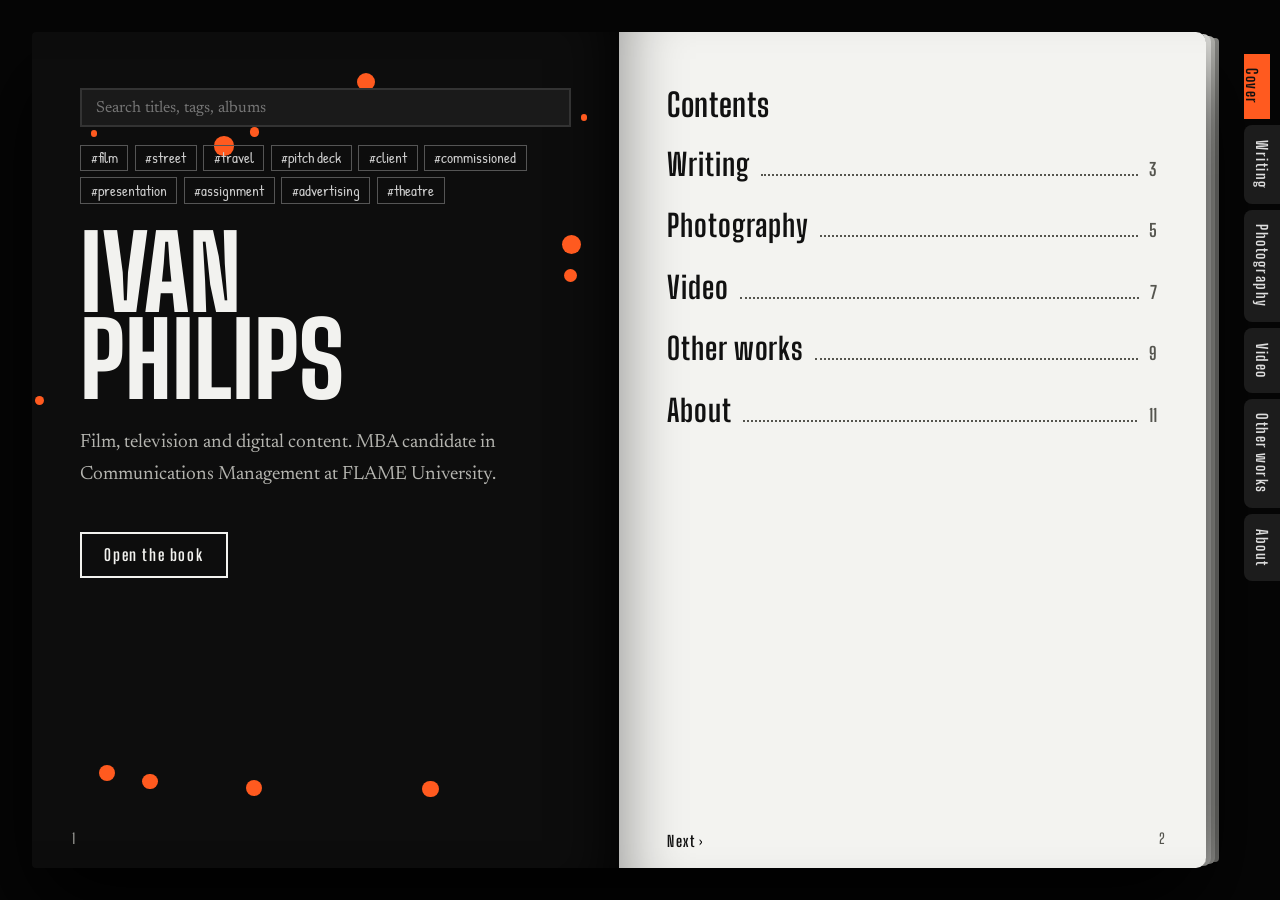
<file: Ivan Philips PortWeb V1.html>
<!DOCTYPE html><html lang="en"><head><meta charset="utf-8">
<meta name="viewport" content="width=device-width, initial-scale=1, viewport-fit=cover"><meta name="theme-color" content="#060606">
<title>Ivan Philips</title>
<link rel="stylesheet" href="https://fonts.googleapis.com/css2?family=Big+Shoulders+Display:wght@600;700;800&family=Newsreader:ital,wght@0,400;0,500;1,400&family=Patrick+Hand&display=swap">
<style>
:root{--o:#FF5A1F;--serif:"Newsreader",Georgia,serif;--disp:"Big Shoulders Display","Arial Narrow",sans-serif;--bg:#060606;color-scheme:dark}
*{box-sizing:border-box}html,body{height:100%}
body{margin:0;background:var(--bg);color:#eee;font:19px/1.65 var(--f-body);padding:calc(2.5vw + env(safe-area-inset-top,0px)) 4.6rem 2.5vw 2.5vw}
a{color:inherit}:focus-visible{outline:2px solid var(--o);outline-offset:3px}[hidden]{display:none!important}
.book{max-width:1200px;margin:0 auto;display:grid;grid-template-columns:1fr 1fr;min-height:calc(100vh - 5vw);perspective:2400px;border-radius:4px 10px 10px 4px;box-shadow:0 40px 90px #000,7px 0 0 -2px #e8e8e4,13px 0 0 -4px #bdbdb8,19px 0 0 -6px #8d8d89}
.pg{position:relative;padding:3.5rem 3rem 5rem;overflow:hidden}
.l{--paper:#0d0d0d;--ink:#F2F2EF;--mut:#9a9a96;--line:#333;background:var(--paper);color:var(--ink);border-radius:4px 0 0 4px;box-shadow:inset -50px 0 60px -45px #000}
.r{--paper:#F3F3F0;--ink:#111;--mut:#55554f;--line:#cdcdc8;background:var(--paper);color:var(--ink);border-radius:0 10px 10px 0;transform-origin:left center;box-shadow:inset 50px 0 60px -45px rgba(0,0,0,.4);transition:background .6s,color .6s}
.r[data-theme=dark]{--paper:#0d0d0d;--ink:#F2F2EF;--mut:#a0a09b;--line:#333}
.r.out{animation:out .38s ease-in forwards}.r.in{animation:in .5s ease-out}
@keyframes out{to{transform:rotateY(-100deg);filter:brightness(.6)}}@keyframes in{from{transform:rotateY(-100deg);filter:brightness(.6)}}
h1{font:800 clamp(3.4rem,8vw,7.5rem)/.85 var(--f-title);text-transform:uppercase;margin:0 0 1.5rem;position:relative}
h2{font:700 2rem/1.1 var(--f-head);letter-spacing:.02em;margin:0 0 .6rem}h3{font:600 1.3rem var(--disp);letter-spacing:.03em;margin:0}
.lede{font-size:1.2rem;max-width:27em;color:var(--mut);position:relative}.l .lede{color:#b5b5b0}
.folio{position:absolute;bottom:1.3rem;font:600 .9rem var(--disp);letter-spacing:.12em;color:var(--mut)}.l .folio{left:2.5rem}.r .folio{right:2.5rem}
.dots{position:absolute;inset:0;pointer-events:none}.dot{position:absolute;border-radius:50%;background:var(--o);transition:transform .35s ease-out}
.btn{display:inline-block;margin-top:1.4rem;padding:.7rem 1.4rem;border:2px solid var(--ink);font:700 1rem var(--disp);letter-spacing:.1em;text-decoration:none;position:relative;transition:background .25s,color .25s,border-color .25s}
.btn:hover{background:var(--o);border-color:var(--o);color:#111}
.tabs{position:fixed;right:0;top:6vh;display:flex;flex-direction:column;gap:6px;max-height:88vh;overflow:auto;z-index:5}
.tabs a{writing-mode:vertical-rl;padding:.9rem .55rem;background:#1c1c1c;color:#ddd;border-radius:8px 0 0 8px;font:700 .95rem var(--disp);letter-spacing:.1em;text-decoration:none;transition:transform .25s,background .25s}
.tabs a:hover{transform:translateX(-6px)}.tabs a[aria-current]{background:var(--o);color:#111;transform:translateX(-10px)}
.switch{display:inline-flex;border:2px solid var(--ink);margin-bottom:1.5rem}
.switch button{border:0;background:none;color:var(--ink);padding:.55rem 1.4rem;font:700 1.1rem var(--disp);letter-spacing:.1em;cursor:pointer}.switch button[aria-selected=true]{background:var(--o);color:#111}
.grid{display:grid;grid-template-columns:repeat(auto-fill,minmax(160px,1fr));gap:.9rem}.grid.v{grid-template-columns:1fr}
.tile{display:flex;align-items:flex-end;width:100%;aspect-ratio:4/3;border:0;padding:.8rem;cursor:zoom-in;text-align:left;color:var(--ink);font:600 1rem var(--disp);letter-spacing:.05em;background:repeating-linear-gradient(135deg,transparent 0 10px,var(--line) 10px 11px),color-mix(in srgb,var(--ink) 7%,transparent);outline:2px solid transparent;position:relative;transition:transform .3s,outline-color .3s}
.tile:hover,.tile:focus-visible{transform:rotate(-1.2deg) scale(1.03);outline-color:var(--o)}.tile.t{aspect-ratio:3/4}.tile.v{aspect-ratio:16/9}
.tile.v::before{content:"";position:absolute;right:.8rem;top:.8rem;width:2.6rem;height:2.6rem;border-radius:50%;background:var(--o)}
.tile.v::after{content:"";position:absolute;right:1.65rem;top:1.55rem;border:.5rem solid transparent;border-left:.8rem solid #111;border-right:0}
.item{display:block;padding:1rem 0;border-bottom:1px solid var(--line);text-decoration:none;position:relative;transition:padding .3s}
.item::before{content:"";position:absolute;left:0;top:1.4rem;width:0;height:.7rem;background:var(--o);transition:width .3s}.item:hover{padding-left:1.6rem}.item:hover::before{width:1rem}
.item p,details p,.r li{margin:.2rem 0;color:var(--mut);font-size:1rem}
details{border-top:1px solid var(--line);padding:1rem 0}details:last-of-type{border-bottom:1px solid var(--line)}
summary{display:flex;justify-content:space-between;align-items:center;cursor:pointer;list-style:none;font:700 1.8rem var(--disp);letter-spacing:.02em}
summary::-webkit-details-marker{display:none}summary::after{content:"+";font-size:2rem;color:var(--o);transition:transform .3s}details[open] summary::after{transform:rotate(45deg)}
.body{padding:.8rem 0 .4rem}.body b{display:block;font:600 1.15rem var(--disp);letter-spacing:.03em;margin-top:.9rem}.r ul{margin:.2rem 0 .6rem;padding-left:1.1rem}
.toc a{display:flex;align-items:baseline;gap:.7rem;padding:.8rem 0;text-decoration:none;font:700 1.9rem var(--disp);letter-spacing:.03em;transition:color .25s,padding .25s}
.toc i{flex:1;border-bottom:2px dotted var(--mut)}.toc span{font-size:1.1rem;color:var(--mut)}.toc a:hover{color:var(--o);padding-left:.6rem}
.flip{position:absolute;bottom:1.1rem;left:3rem;display:flex;gap:1.4rem;font:700 .95rem var(--disp);letter-spacing:.1em}.flip a{text-decoration:none}.flip a:hover{color:var(--o)}
.facts{display:flex;flex-wrap:wrap;gap:.5rem;margin:.6rem 0 1rem}.facts span{border:1px solid var(--line);padding:.15rem .7rem;font-size:.95rem}
.lb{position:fixed;inset:0;background:rgba(0,0,0,.93);z-index:20;display:grid;grid-template-columns:3.5rem 1fr 3.5rem;grid-template-rows:1fr auto;align-items:center;padding:1rem;color:#eee}
.lb .stage{grid-column:2;display:grid;place-items:center;height:100%;min-height:0}.lb img,.lb video{max-width:100%;max-height:80vh}
.lb .ph{width:min(100%,900px);aspect-ratio:16/10;display:grid;place-items:center;border:2px dashed #555;font:600 1.4rem var(--disp);letter-spacing:.1em}
.lb .cap{grid-column:2;margin:.8rem 0;text-align:center;font:600 1.2rem var(--disp)}.lb button{background:none;border:0;color:#eee;font-size:2.4rem;cursor:pointer}.lb button:hover{color:var(--o)}.lb .x{position:absolute;right:1rem;top:.5rem}
@media(max-width:900px){body{padding:env(safe-area-inset-top,0px) 0 calc(4.2rem + env(safe-area-inset-bottom,0px))}.book{grid-template-columns:1fr;min-height:100vh;border-radius:0;box-shadow:none;perspective:1600px}
.pg{padding:2rem 1.4rem 4.5rem}.l{border-radius:0;box-shadow:none;padding-bottom:2.5rem}.r{border-radius:0;box-shadow:inset 0 30px 40px -35px rgba(0,0,0,.4)}
h1{font-size:clamp(3rem,16vw,5rem)}.l .folio{display:none}.flip{left:1.4rem}.r .folio{right:1.4rem}
.tabs{top:auto;bottom:0;left:0;right:0;flex-direction:row;gap:0;max-height:none;background:#000;overflow-x:auto;border-top:2px solid var(--o);padding-bottom:env(safe-area-inset-bottom,0px)}
.tabs a{writing-mode:horizontal-tb;border-radius:0;white-space:nowrap;padding:.9rem 1rem;background:none}.tabs a:hover,.tabs a[aria-current]{transform:none}.tabs a[aria-current]{background:var(--o)}.lb{grid-template-columns:2.5rem 1fr 2.5rem;padding:.5rem}}
@media(prefers-reduced-motion:reduce){*{animation:none!important;transition:none!important}}

/* ===== FONTS: change these four, or add @font-face rules (see note) =====
@font-face{font-family:"MyFont";src:url("fonts/MyFont.woff2") format("woff2");font-display:swap}
then e.g. --f-title:"MyFont",var(--disp); */
:root{--f-title:var(--disp);--f-head:var(--disp);--f-body:var(--serif);--f-text:var(--serif)}
.fig{margin:0}.fig figcaption{padding:.5rem .1rem 0}.fig b{display:block;font:600 1.1rem/1.2 var(--f-head);letter-spacing:.03em}.fig figcaption span{display:block;color:var(--mut);font-size:.95rem;line-height:1.4}
.tile{overflow:hidden}.tile img{position:absolute;inset:0;width:100%;height:100%;object-fit:cover}
.lb .wrap{grid-column:2;display:flex;gap:2rem;height:100%;min-height:0;align-items:center}
.lb .stage{flex:1.5;height:auto;max-height:100%}.lb iframe{width:100%;aspect-ratio:16/9;border:0}
.lb .panel{flex:1;max-height:100%;overflow:auto;max-width:720px;padding:0 .5rem}.lb .stage[hidden]+.panel{margin:0 auto;flex:0 1 720px}
.lb .panel h2{font-family:var(--f-head);font-size:2.2rem}.lb .d{color:#b5b5b0;font-size:1.05rem}.lb .w{font:1.12rem/1.75 var(--f-text);margin:.9rem 0}.lb .panel a{color:var(--o)}
@media(max-width:900px){.lb .wrap{flex-direction:column;align-items:stretch;overflow:auto;gap:1rem}.lb .stage{flex:none}.lb .panel{max-height:none;overflow:visible;padding:0}}

:root{--f-note:"Patrick Hand","Comic Sans MS",cursive}
.l .switch{margin-top:1.6rem;margin-bottom:0}
.notes{position:relative;margin-top:1.8rem;display:grid;gap:1.15rem;padding-left:2.6rem}
.note{display:block;width:100%;background:none;border:0;color:inherit;text-align:left;cursor:pointer;position:relative;padding:0}
.note::before{content:"";position:absolute;left:-2.4rem;top:.2rem;width:1.8rem;height:1.6rem;background:url("data:image/svg+xml,%3Csvg xmlns='http://www.w3.org/2000/svg' viewBox='0 0 28 24'%3E%3Cg stroke='%23FF5A1F' stroke-width='3' stroke-linecap='round'%3E%3Cpath d='M24 4 6 8'/%3E%3Cpath d='M26 12H4'/%3E%3Cpath d='M24 20 6 16'/%3E%3C/g%3E%3C/svg%3E") no-repeat center/contain;transition:transform .25s}
.note:hover::before,.note.on::before,.note:focus-visible::before{transform:translateX(-6px) scale(1.15)}
.note b{display:block;font:600 1.4rem/1.15 var(--f-head);letter-spacing:.03em;transition:color .2s}.note:hover b,.note.on b,.note:focus-visible b{color:var(--o)}
.note em{display:inline-block;margin-top:.4rem;font:normal 1.08rem/1.25 var(--f-note);color:#111;background:#F2F2EF;padding:.25rem .65rem;transform:rotate(-1.3deg);box-shadow:3px 3px 0 var(--o)}
.tile.hl{outline-color:var(--o);transform:rotate(-1.2deg) scale(1.03)}
@media(max-width:900px){.notes{padding-left:2.4rem}}

.sbar{position:relative;margin-bottom:1.1rem;z-index:4}.sbar input{width:100%;background:#1a1a1a;border:2px solid #333;color:#eee;padding:.6rem .9rem;font:1rem var(--f-body);border-radius:0}.sbar input:focus{outline:none;border-color:var(--o)}
.sres{position:absolute;left:0;right:0;top:100%;background:#161616;border:2px solid var(--o);border-top:0;max-height:50vh;overflow:auto}.sres p{margin:0;padding:.8rem .9rem;color:#9a9a96}
.hit{display:block;width:100%;text-align:left;background:none;border:0;border-bottom:1px solid #2a2a2a;color:#eee;padding:.6rem .9rem;cursor:pointer}.hit:hover,.hit:focus-visible{background:#242424}.hit b{display:block;font:600 1.15rem var(--f-head)}.hit small{color:#9a9a96;font-size:.9rem}
.tagrow{display:flex;flex-wrap:wrap;gap:.4rem;margin:0 0 1.6rem;position:relative}.tag{border:1px solid #555;background:none;color:#ccc;padding:.1rem .6rem;font:.95rem var(--f-note);cursor:pointer}.tag:hover{border-color:var(--o);color:var(--o)}
.lb .tg{display:flex;flex-wrap:wrap;gap:.4rem;margin:1rem 0}.note small{font:400 .95rem var(--f-note);color:var(--mut);margin-left:.3rem}
.chips{display:flex;flex-wrap:wrap;gap:.5rem;margin:.4rem 0 1.1rem}.chip{border:2px solid var(--ink);background:none;color:var(--ink);padding:.4rem 1rem;font:700 1.05rem var(--disp);letter-spacing:.06em;cursor:pointer;transition:background .2s}.chip.on,.chip:hover{background:var(--o);border-color:var(--o);color:#111}
.ad{margin:0 0 1rem;color:var(--mut)}.portrait{max-width:230px;margin-top:1.6rem;cursor:default;pointer-events:none;position:relative}.links{position:relative;margin-top:1rem}.links a{color:#ddd}
.lb iframe.pdf{aspect-ratio:3/4;height:80vh;width:100%}
</style></head><body>
<nav class="tabs" id="tabs" aria-label="Sections"></nav>
<div class="book"><section class="pg l" id="L"></section><section class="pg r" id="R"></section></div>
<script>
/* ============ EDIT YOUR CONTENT HERE ============
 ALBUMS (photography, other works, creative work): {title, desc, tags:['street'], folder:'images/thane/', items:[...]}
   folder is put in front of every filename; the album's tags go on every item in it.
 ITEMS can be:  'dusk.jpg'  |  'dusk.jpg | night, street' (tags after the bar)  |  {title, src, desc, text, tags, url}
 Video: {title, embed:'https://youtu.be/XXXXXXXXXXX', poster:'images/cover.jpg'}  or  src:'videos/film.mp4'
 Decks and documents: src:'decks/jordan.pdf' (PDFs open inside the viewer; export PowerPoints to PDF) or embed:'<Google Slides embed link>'
 Writing: {title, desc, text:'Full text. A blank line starts a new paragraph.', url, tags}
 To remove something, delete its line. P(n,'Label') makes placeholders; replace it with real entries. */
const P=(n,l,x={})=>Array.from({length:n},(_,i)=>({title:`${l} ${i+1}`,src:'',desc:'Short description goes here.',...x}));
const CONTENT={
 about:{photo:''},
 writing:{pleasure:P(3,'Piece title',{text:'Paste the full piece here.\n\nA blank line starts a new paragraph.',tags:['essay']}),work:P(2,'Piece title',{text:'Paste the full piece here.',tags:['commissioned']})},
 photography:{
  pleasure:[{title:'Album one',desc:'One line about this folder.',tags:['street'],items:P(4,'Photo',{text:'Written piece that sits beside this photo.'})},{title:'Album two',desc:'One line about this folder.',tags:['travel'],items:P(4,'Photo',{text:'Written piece that sits beside this photo.'})}],
  work:[{title:'Commissioned shoot',desc:'One line about this folder.',tags:['client'],items:P(3,'Photo',{text:'Written piece that sits beside this photo.'})}]},
 video:{pleasure:P(2,'Video',{embed:'',tags:['film']}),work:P(1,'Video',{embed:'',tags:['commissioned']})},
 other:[
  {title:'Pitch decks',desc:'Event and destination proposals.',label:'Deck',tags:['pitch deck'],items:['Jordan','Lebanon','Doha','Phuket'].map(c=>({title:c+' proposal',src:'',desc:'Destination proposal, Entre Nous Experiences.'}))},
  {title:'Presentations',desc:'Client and internal presentations.',label:'Deck',tags:['presentation'],items:P(3,'Presentation')},
  {title:'Assignments',desc:'Coursework and academic submissions.',label:'Document',tags:['assignment'],items:P(3,'Assignment')}],
 creative:[
  {title:'Ad assignments',desc:'Ideator, writer, director of photography and editor.',tags:['advertising'],items:P(3,'Ad')},
  {title:'Short film',desc:'Writer on an academic short narrative film.',tags:['film'],items:P(3,'Still')},
  {title:'Theatre',desc:'Ideator, writer and actor in a college production.',tags:['theatre'],items:P(3,'Production photo')}]
};
const $=(s,r=document)=>r.querySelector(s),$$=(s,r=document)=>[...r.querySelectorAll(s)];
const order=['cover','writing','photography','video','other','about'];
const names={cover:'Cover',writing:'Writing',photography:'Photography',video:'Video',other:'Other works',about:'About'};
const reduce=matchMedia('(prefers-reduced-motion:reduce)').matches;
const esc=s=>String(s??'').replace(/[&<>"]/g,c=>({'&':'&amp;','<':'&lt;','>':'&gt;','"':'&quot;'}[c]));
const REG=[],reg=(o,m)=>REG.push(Object.assign(o,m))-1,isVid=o=>o.embed||/\.(mp4|webm|mov)$/i.test(o.src||''),isDoc=o=>/\.(pdf|pptx?)$/i.test(o.src||'');
const cap=t=>t?t[0].toUpperCase()+t.slice(1):'';
const norm=(x,b={})=>{const o=typeof x=='string'?{src:x}:{...x};if(o.src&&o.src.includes('|')){const[p,t]=o.src.split('|');o.src=p.trim();o.tags=[].concat(o.tags||[],t)}
if(o.src&&b.folder&&!/^(https?:|\/|data:)/.test(o.src))o.src=b.folder+o.src;
o.tags=[...new Set([].concat(b.tags||[],o.tags||[]).flatMap(t=>String(t).split(',')).map(t=>t.trim().toLowerCase()).filter(Boolean))];
o.title=o.title||(o.src?o.src.split('/').pop().replace(/\.\w+$/,'').replace(/[-_]+/g,' '):'Untitled');return o};
const sw='<div class="switch" role="group" aria-label="Collection"><button data-mode="pleasure">Pleasure</button><button data-mode="work">Work</button></div>';
const lab=o=>o.label||(isVid(o)?'Video':isDoc(o)?'Document':'Image');
const tl=(o,c,r)=>{const v=isVid(o),p=o.poster||(!v&&!isDoc(o)&&o.src);return `<button class="tile ${c||''}${v?' v':''}" data-r="${r}" aria-label="Open ${esc(o.title)}">${p?`<img src="${esc(p)}" alt="${esc(o.title)}" loading="lazy">`:`<span>${lab(o)}</span>`}</button>`};
const note=(o,a,n)=>`<button class="note" ${a}><b>${esc(o.title)}${n?` <small>${n}</small>`:''}</b>${o.desc?`<em>${esc(o.desc)}</em>`:''}</button>`;
const alb=(a,p,v,m,c,d)=>{let n='',g='';a.forEach((al,i)=>{const k=`${p}-${i}`,its=(al.items||[]).map(x=>{const o=norm(x,al);o.label=o.label||al.label;return o}),ids=its.map(o=>reg(o,{_v:v,_m:m,_k:k,_al:al.title}));
n+=note(al,`data-go="${k}"`,its.length).replace('class="note"',`class="note${i?'':' on'}"`);
g+=`<div data-proj="${k}"${i?' hidden':''}>${d&&al.desc?`<p class="ad">${esc(al.desc)}</p>`:''}<div class="grid">${its.map((o,j)=>tl(o,c,ids[j])).join('')}</div></div>`});return [n,g]};
const gal=(sec,k,c)=>{let n='',g='';['pleasure','work'].forEach(m=>{let a='',b='';(CONTENT[sec][m]||[]).forEach(x=>{const o=norm(x),r=reg(o,{_v:sec,_m:m});b+=tl(o,c,r);a+=note(o,`data-n="${r}"`)});
n+=`<div class="notes" data-panel="${m}">${a}</div>`;g+=`<div data-panel="${m}"><div class="grid${k=='v'?' v':''}">${b}</div></div>`});return [sw+n,g]};
const wl=()=>sw+['pleasure','work'].map(m=>`<div data-panel="${m}">${(CONTENT.writing[m]||[]).map(x=>norm(x)).map(o=>`<div class="item" role="button" tabindex="0" data-r="${reg(o,{_v:'writing',_m:m})}"><h3>${esc(o.title)}</h3><p>${esc(o.desc)}</p></div>`).join('')||'<p>Nothing here yet.</p>'}</div>`).join('');
const ph=['pleasure','work'].map(m=>alb(CONTENT.photography[m]||[],m,'photography',m,'t'));
const gP=[sw+`<div class="notes" data-panel="pleasure">${ph[0][0]}</div><div class="notes" data-panel="work">${ph[1][0]}</div>`,`<div data-panel="pleasure">${ph[0][1]}</div><div data-panel="work">${ph[1][1]}</div>`];
const gV=gal('video','v'),pO=alb(CONTENT.other,'o','other','',''),pC=alb(CONTENT.creative,'c','about','','',true);
const sbar=()=>{const c={};REG.forEach(o=>(o.tags||[]).forEach(t=>c[t]=(c[t]||0)+1));const top=Object.entries(c).sort((a,b)=>b[1]-a[1]).slice(0,10).map(e=>e[0]);
return `<form class="sbar" role="search"><input type="search" id="q" placeholder="Search titles, tags, albums" aria-label="Search the book" autocomplete="off"><div class="sres" hidden></div></form>`+(top.length?`<div class="tagrow">${top.map(t=>`<button type="button" class="tag" data-tag="${esc(t)}">#${esc(t)}</button>`).join('')}</div>`:'')};
const creative=`<h2>Creative work</h2><div class="chips">${CONTENT.creative.map((a,i)=>`<button class="chip${i?'':' on'}" data-go="c-${i}">${esc(a.title)}</button>`).join('')}</div>${pC[1]}<div style="height:1.8rem"></div>`;
const aboutL=mk=>mk+`<div class="tile t portrait">${CONTENT.about.photo?`<img src="${esc(CONTENT.about.photo)}" alt="Ivan Philips">`:'<span>Portrait</span>'}</div><p class="links"><a href="mailto:Ivan913.ip@gmail.com">Ivan913.ip@gmail.com</a><br><a href="https://instagram.com/pp_fr_2" target="_blank" rel="noopener">Instagram @pp_fr_2</a></p>`;
const mk=(t,l)=>`<h1>${t}</h1><p class="lede">${l}</p>`;
const about=`<h2>Education</h2><p><b>MBA, Communications Management</b>, FLAME University, 2025 to 2027<br>Major in Film and Television, minor in Digital Marketing and Communication</p>
<p><b>Bachelor of Mass Media and Communication (Advertising)</b>, St. Xavier’s College, Mumbai, 2024</p>
<h2 style="margin-top:1.6rem">Experience</h2>
<details><summary>Internships</summary><div class="body"><b>Creative Strategy and Event Management, Entre Nous Experiences, Pune</b><p>May to July 2026</p><ul><li>Built 14 to 15 client and internal presentations from scratch.</li><li>Developed destination proposals for Jordan, Lebanon, Doha and Phuket.</li><li>Coordinated with 25 to 30 vendors and supported backstage production.</li></ul>
<b>Social Media, Caliac Studios, Thane</b><p>December 2024 to May 2025</p><ul><li>Created static and video content, managed publishing across Instagram, LinkedIn and YouTube.</li><li>Assisted with scripting and worked on set during shoots.</li></ul>
<b>Creative and Production Assistant, Juggernaut Productions, Andheri</b><p>May to July 2022</p><ul><li>Post-production support on Shoorveer (2022) and Avrodh: The Siege Within 2 (2022).</li></ul></div></details>
<details><summary>Live events</summary><div class="body"><ul><li>Stagehand volunteer, Lollapalooza India, February 2023.</li><li>Production support, Eco Technology Leadership Summit, Jio World Centre.</li></ul></div></details>
<details><summary>Leadership</summary><div class="body"><ul><li>Design Co-Head, The Front Row, FLAME University.</li><li>Social media team, FLAME Music Club and First Cut.</li><li>Creative design and visual media for Zephyrus, Zeitgeist and Malhar, 2022 to 2024.</li></ul></div></details>
<details><summary>Skills</summary><div class="body"><div class="facts"><span>Scripting</span><span>On-set assistance</span><span>Post-production</span><span>Social media strategy</span><span>Photography</span><span>Videography</span><span>Photoshop</span><span>Lightroom</span></div></div></details>
`;
const V={
cover:[`<h1>Ivan<br>Philips</h1><p class="lede">Film, television and digital content. MBA candidate in Communications Management at FLAME University.</p><a class="btn" href="#writing">Open the book</a>`,`<h2>Contents</h2><div class="toc">`+order.slice(1).map((v,i)=>`<a href="#${v}">${names[v]}<i></i><span>${2*i+3}</span></a>`).join('')+'</div>'],
writing:[mk('Writing','Articles, essays and scripts.'),wl()],
photography:[mk('Photography','Albums and commissioned shoots. Pick an album, or search by tag.')+gP[0],gP[1]],
video:[mk('Video','Films, edits and commissioned video.')+gV[0],gV[1]],
other:[mk('Other works','Pitch decks, presentations and assignments.')+pO[0].replace(/^/,'<div class="notes">')+'</div>',pO[1]],
about:[aboutL(mk('About','Creative and production-focused communications professional. Bridging creative vision with execution and coordination.')),creative+about]};
const L=$('#L'),R=$('#R');let cur='cover',busy=false,mode='pleasure',pending=null;
$('#tabs').innerHTML=order.map(v=>`<a href="#${v}">${names[v]}</a>`).join('');
function render(v){const i=order.indexOf(v);cur=v;L.innerHTML='<div class="dots"></div>'+sbar()+V[v][0]+`<span class="folio">${2*i+1}</span>`;
R.innerHTML=V[v][1]+`<div class="flip">${i?`<a href="#${order[i-1]}">‹ Previous</a>`:''}${i<order.length-1?`<a href="#${order[i+1]}">Next ›</a>`:''}</div><span class="folio">${2*i+2}</span>`;
$$('#tabs a').forEach(a=>a.toggleAttribute('aria-current',a.hash==='#'+v));$$('.dots',L).forEach(d=>{for(let k=0;k<14;k++){const e=document.createElement('i'),s=6+Math.random()*18;e.className='dot';e.dataset.z=(s/24).toFixed(2);e.style.cssText=`width:${s}px;height:${s}px;left:${Math.random()*96}%;top:${Math.random()*96}%`;d.append(e)}});
$$('.switch button').forEach(b=>b.onclick=()=>setMode(b.dataset.mode));if($('.switch'))setMode(mode);else R.dataset.theme='light';scrollTo(0,0);if(pending){const o=pending;pending=null;const g=o._k&&$('[data-go="'+o._k+'"]');g&&g.click();const t=tileOf(REG.indexOf(o));t&&t.offsetParent&&setTimeout(()=>t.click(),60)}}
function setMode(m){mode=m;$$('.switch button').forEach(b=>b.setAttribute('aria-selected',b.dataset.mode===m));$$('[data-panel]').forEach(p=>p.hidden=p.dataset.panel!==m);R.dataset.theme=m==='work'?'dark':'light'}
function nav(){const v=order.includes(location.hash.slice(1))?location.hash.slice(1):'cover';if(v===cur&&L.innerHTML)return;if(busy)return;
const fwd=order.indexOf(v)>=order.indexOf(cur);if(reduce||!L.innerHTML){render(v);return}busy=true;
if(fwd){R.classList.add('out');setTimeout(()=>{render(v);R.classList.remove('out');busy=false},380)}else{render(v);R.classList.add('in');setTimeout(()=>{R.classList.remove('in');busy=false},500)}}
addEventListener('hashchange',nav);nav();
const turn=d=>{const n=order[order.indexOf(cur)+d];if(n)location.hash=n};let lb,idx,last;const open=()=>lb&&!lb.hidden;
addEventListener('keydown',e=>{if(open()){if(e.key==='Escape')close();if(e.key==='ArrowRight')show(idx+1);if(e.key==='ArrowLeft')show(idx-1);return}if(e.target.closest&&e.target.closest('input'))return;if(e.key==='ArrowRight')turn(1);if(e.key==='ArrowLeft')turn(-1)});
let sx=0,sy=0;addEventListener('touchstart',e=>{sx=e.touches[0].clientX;sy=e.touches[0].clientY},{passive:true});
addEventListener('touchend',e=>{if(open())return;const dx=e.changedTouches[0].clientX-sx,dy=e.changedTouches[0].clientY-sy;if(Math.abs(dx)>90&&Math.abs(dy)<50)turn(dx<0?1:-1)},{passive:true});
if(!reduce)addEventListener('pointermove',e=>{const x=e.clientX/innerWidth-.5,y=e.clientY/innerHeight-.5;$$('.dot').forEach(o=>o.style.transform=`translate(${-x*80*o.dataset.z}px,${-y*80*o.dataset.z}px)`)});
const vis=()=>$$('[data-r]').filter(t=>t.offsetParent);
const emb=u=>{let m=u.match(/(?:youtu\.be\/|v=|embed\/)([\w-]{11})/);if(m)return'https://www.youtube.com/embed/'+m[1];m=u.match(/vimeo\.com\/(?:video\/)?(\d+)/);return m?'https://player.vimeo.com/video/'+m[1]:u};
function show(n){const l=vis();idx=(n+l.length)%l.length;const o=REG[+l[idx].dataset.r];let m='';
if(o.embed)m=`<iframe src="${esc(emb(o.embed))}" title="${esc(o.title)}" allowfullscreen></iframe>`;
else if(o.src)m=/\.(mp4|webm|mov)$/i.test(o.src)?`<video src="${esc(o.src)}" controls></video>`:/\.pdf$/i.test(o.src)?`<iframe class="pdf" src="${esc(o.src)}" title="${esc(o.title)}"></iframe>`:isDoc(o)?`<div class="ph">Export to PDF to preview</div>`:`<img src="${esc(o.src)}" alt="${esc(o.title)}">`;
else if(l[idx].classList.contains('tile'))m=`<div class="ph">${lab(o)} placeholder</div>`;
const st=$('.stage',lb);st.innerHTML=m;st.hidden=!m;
$('.panel',lb).innerHTML=`<h2>${esc(o.title)}</h2>`+(o.desc?`<p class="d">${esc(o.desc)}</p>`:'')+(o.text?String(o.text).split(/\n\s*\n/).map(p=>`<p class="w">${esc(p)}</p>`).join(''):'')+(o.tags&&o.tags.length?`<p class="tg">${o.tags.map(t=>`<button class="tag" data-tag="${esc(t)}">#${esc(t)}</button>`).join('')}</p>`:'')+(o.url?`<p><a href="${esc(o.url)}" target="_blank" rel="noopener">Open original</a></p>`:'');$('.panel',lb).scrollTop=0}
function close(){lb.hidden=true;$('.stage',lb).innerHTML='';last&&last.focus()}
document.addEventListener('keydown',e=>{if(e.key==='Enter'&&e.target.matches('[role=button]'))e.target.click()});
document.addEventListener('click',e=>{const t=e.target.closest('[data-r]');if(!t)return;last=t;
if(!lb){lb=document.createElement('div');lb.className='lb';lb.setAttribute('role','dialog');lb.setAttribute('aria-modal','true');lb.innerHTML='<button class="x" aria-label="Close">×</button><button class="p" aria-label="Previous">‹</button><div class="wrap"><div class="stage"></div><div class="panel"></div></div><button class="n" aria-label="Next">›</button>';
lb.onclick=ev=>{if(ev.target.matches('.x,.lb'))close();if(ev.target.matches('.p'))show(idx-1);if(ev.target.matches('.n'))show(idx+1)};document.body.append(lb)}
lb.hidden=false;show(vis().indexOf(t));$('.x',lb).focus()});
const tileOf=n=>$('[data-r="'+n+'"]');
document.addEventListener('click',e=>{const n=e.target.closest('[data-n]');if(n){const t=tileOf(n.dataset.n);t&&t.click();return}
const g=e.target.closest('[data-go]');if(g){const p=g.dataset.go.split('-')[0]+'-';$$('[data-proj]').filter(x=>x.dataset.proj.startsWith(p)).forEach(x=>x.hidden=x.dataset.proj!==g.dataset.go);$$('[data-go]').filter(b=>b.dataset.go.startsWith(p)).forEach(b=>b.classList.toggle('on',b===g))}});
const hl=(e,on)=>{const n=e.target.closest&&e.target.closest('[data-n]');if(n){const t=tileOf(n.dataset.n);t&&t.classList.toggle('hl',on)}};
['mouseover','focusin'].forEach(k=>document.addEventListener(k,e=>hl(e,true)));['mouseout','focusout'].forEach(k=>document.addEventListener(k,e=>hl(e,false)));


function goTo(o){pending=o;mode=o._m||mode;lb&&!lb.hidden&&close();if(cur===o._v)render(o._v);else location.hash=o._v}
const hay=o=>o._s=o._s||[o.title,o.desc,(o.tags||[]).join(' '),o._al,names[o._v],o._m].join(' ').toLowerCase();
const pth=o=>names[o._v]+(o._m?' · '+cap(o._m):'')+(o._al?' · '+o._al:'');
function find(t){const b=$('.sres');if(!b)return;const ws=t.trim().toLowerCase().split(/\s+/).filter(Boolean);if(!ws.length){b.hidden=true;return}
const h=REG.filter(o=>o._v&&ws.every(w=>hay(o).includes(w))).slice(0,30);
b.innerHTML=h.length?h.map(o=>`<button type="button" class="hit" data-hit="${REG.indexOf(o)}"><b>${esc(o.title)}</b><small>${esc(pth(o))}</small></button>`).join(''):'<p>No matches.</p>';b.hidden=false}
function run(t){const q=$('#q');if(!q)return;q.value=t;find(t);q.focus()}
document.addEventListener('input',e=>{if(e.target.id==='q')find(e.target.value)});
document.addEventListener('submit',e=>e.preventDefault());
document.addEventListener('click',e=>{const h=e.target.closest('[data-hit]');if(h){goTo(REG[+h.dataset.hit]);return}
const t=e.target.closest('[data-tag]');if(t){if(lb&&!lb.hidden)close();run(t.dataset.tag);return}
if(!e.target.closest('.sbar')){const b=$('.sres');b&&(b.hidden=true)}});
document.addEventListener('keydown',e=>{if(e.key==='/'&&!e.target.closest('input,textarea')&&!(lb&&!lb.hidden)){e.preventDefault();const q=$('#q');q&&q.focus()}
if(e.key==='Escape'&&e.target.id==='q'){const b=$('.sres');b&&(b.hidden=true)}});
</script></body></html>
</file>
